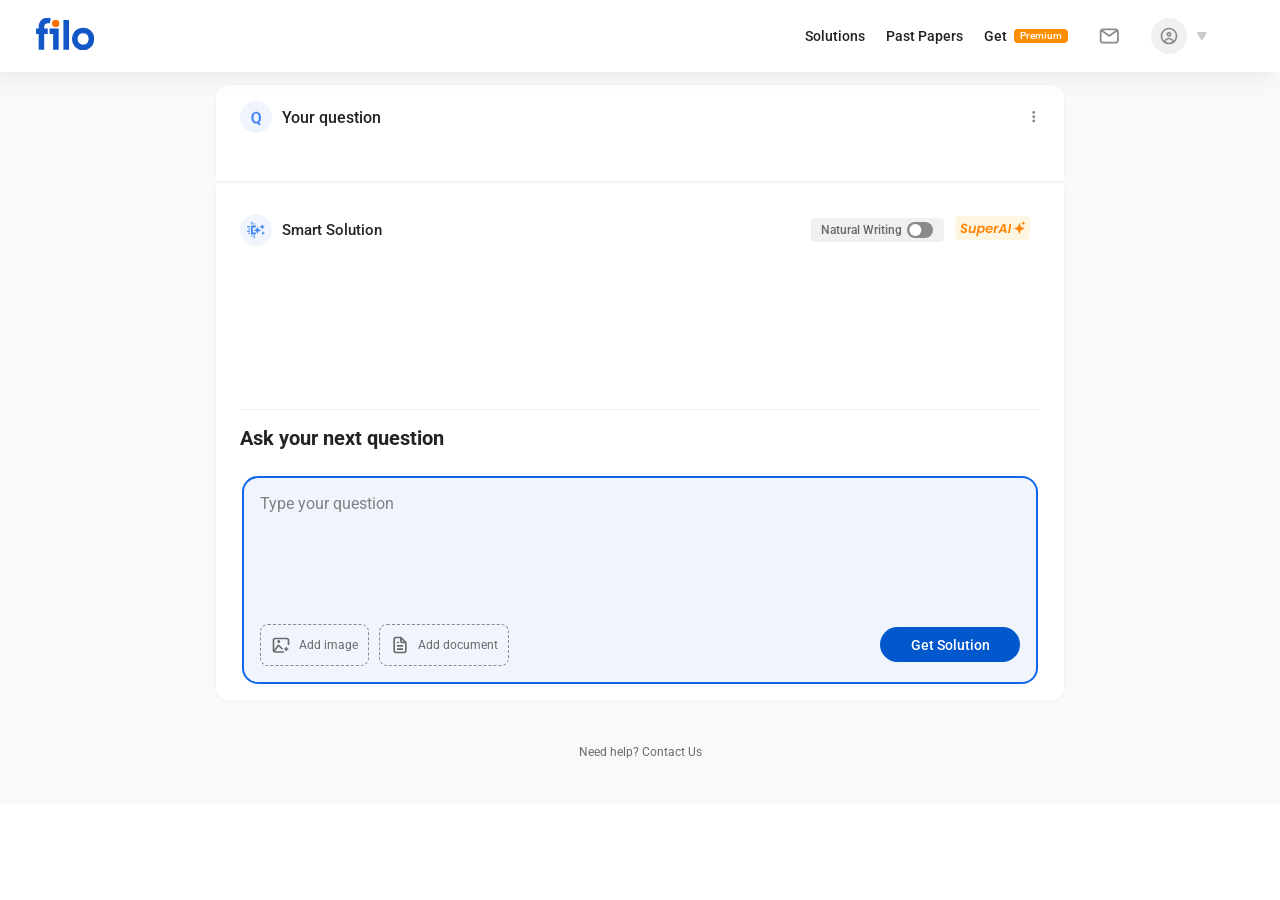
<file: chat.html>
<!DOCTYPE html>
<html>
  <head>
    <title>My Chat</title>
    <link rel="stylesheet" href="chat.css">
  </head>
  <body>

    <!-- ---- ---- Section 1 ---- ---- -->
    
    <div class="container">
      <div class="navbar">
        <div class="logoside">
          <a><img src="logo.svg" class="logoImg"></a>
        </div>
        <div class="linksheader">
          <a class="links">Solutions</a>
          <a class="links">Past Papers</a>
          <a class="links">Get <span class="premium-text">Premium</span></a>
          <a class="links"><svg viewBox="0 0 18 14" xmlns="http://www.w3.org/2000/svg" fill="none" height="16px" width="16px%" style="display: block; padding: 0 10px;"><path fill-rule="evenodd" clip-rule="evenodd" d="M0.666626 3.09757C0.666626 1.57093 1.86335 0.333344 3.33958 0.333344H14.6603C16.1366 0.333344 17.3333 1.57093 17.3333 3.09757V10.9024C17.3333 12.4291 16.1366 13.6667 14.6603 13.6667H3.33958C1.86335 13.6667 0.666626 12.4291 0.666626 10.9024V3.09757ZM3.34058 1.95936L8.91046 5.9471C8.9643 5.98565 9.03561 5.98565 9.08946 5.9471L14.6593 1.95936H3.34058ZM15.761 3.09794C15.7116 3.16599 15.6509 3.22712 15.5795 3.27821L9.98444 7.284C9.39216 7.70804 8.60776 7.70804 8.01548 7.284L2.42039 3.27821C2.34902 3.22712 2.28836 3.16599 2.23895 3.09794V10.9024C2.23895 11.5311 2.73172 12.0407 3.33958 12.0407H14.6603C15.2682 12.0407 15.761 11.5311 15.761 10.9024V3.09794Z" fill="#8A8A8A"></path></svg></a>
          <a class="links">
            <div class="chat-navbar-dropdown">
              <img src="download.svg">
              <svg viewBox="0 0 10 8" xmlns="http://www.w3.org/2000/svg" height="10px" width="10px" style="display: block;"><path d="M0.220681 1.4176C-0.271016 0.634449 0.0868525 0 1.01771 0H8.69454C9.62638 0 9.98623 0.637423 9.49454 1.41958L5.76319 7.41115C5.27446 8.1943 4.48041 8.19728 3.98871 7.41413L0.220681 1.4176Z" fill="#CBCBCB"></path></svg>
            </div>
          </a>
          </div>
      </div>
    </div>

    <!-- ---- ---- Section 2 ---- ---- -->
    
    <div class="answer-section">
      <div class="answer-container">
        
        <div class="question">
          <div class="question-header">
            <img src="data:image/svg+xml,%3csvg%20width='36'%20height='36'%20viewBox='0%200%2036%2036'%20fill='none'%20xmlns='http://www.w3.org/2000/svg'%3e%3cpath%20d='M15.1787%2016.4045H13.2187C13.2246%2015.8596%2013.2715%2015.4025%2013.3594%2015.0334C13.4473%2014.6584%2013.5937%2014.3185%2013.7988%2014.0139C14.0098%2013.7092%2014.2881%2013.3869%2014.6338%2013.0471C14.9033%2012.7892%2015.1465%2012.5461%2015.3633%2012.3176C15.5801%2012.0832%2015.7529%2011.8371%2015.8818%2011.5793C16.0107%2011.3156%2016.0752%2011.0139%2016.0752%2010.674C16.0752%2010.3049%2016.0137%209.9914%2015.8906%209.73358C15.7676%209.47577%2015.5859%209.27948%2015.3457%209.14472C15.1113%209.00995%2014.8184%208.94257%2014.4668%208.94257C14.1738%208.94257%2013.8984%209.00116%2013.6406%209.11835C13.3828%209.22968%2013.1748%209.40546%2013.0166%209.64569C12.8584%209.88007%2012.7734%2010.1906%2012.7617%2010.5773H10.6436C10.6553%209.83905%2010.8311%209.21796%2011.1709%208.71405C11.5107%208.21015%2011.9678%207.83222%2012.542%207.58026C13.1162%207.32831%2013.7578%207.20233%2014.4668%207.20233C15.252%207.20233%2015.9229%207.3371%2016.4795%207.60663C17.0361%207.8703%2017.4609%208.25702%2017.7539%208.76679C18.0527%209.27069%2018.2021%209.88007%2018.2021%2010.5949C18.2021%2011.1105%2018.0996%2011.5793%2017.8945%2012.0012C17.6895%2012.4172%2017.4229%2012.8068%2017.0947%2013.1701C16.7666%2013.5275%2016.4121%2013.8849%2016.0312%2014.2424C15.7031%2014.5412%2015.4805%2014.8664%2015.3633%2015.218C15.2461%2015.5637%2015.1846%2015.9592%2015.1787%2016.4045ZM13.043%2019.1467C13.043%2018.8303%2013.1514%2018.5637%2013.3682%2018.3469C13.585%2018.1242%2013.8809%2018.0129%2014.2559%2018.0129C14.6309%2018.0129%2014.9268%2018.1242%2015.1436%2018.3469C15.3604%2018.5637%2015.4687%2018.8303%2015.4687%2019.1467C15.4687%2019.4631%2015.3604%2019.7326%2015.1436%2019.9553C14.9268%2020.1721%2014.6309%2020.2805%2014.2559%2020.2805C13.8809%2020.2805%2013.585%2020.1721%2013.3682%2019.9553C13.1514%2019.7326%2013.043%2019.4631%2013.043%2019.1467Z'%20fill='%231265EC'/%3e%3crect%20width='36'%20height='36'%20rx='18'%20fill='%23F0F5FD'/%3e%3cpath%20d='M20.1079%2023.3983L23.5181%2026.1053L21.9712%2027.45L18.6138%2024.7606L20.1079%2023.3983ZM23.5796%2018.4764V19.1356C23.5796%2020.1024%2023.4507%2020.9725%2023.1929%2021.7459C22.9351%2022.5135%2022.5659%2023.1668%2022.0854%2023.7059C21.6108%2024.2449%2021.0454%2024.658%2020.3892%2024.9451C19.7329%2025.2322%2019.0063%2025.3758%2018.2095%2025.3758C17.4185%2025.3758%2016.6919%2025.2322%2016.0298%2024.9451C15.3735%2024.658%2014.8052%2024.2449%2014.3247%2023.7059C13.8442%2023.1668%2013.4722%2022.5135%2013.2085%2021.7459C12.9448%2020.9725%2012.813%2020.1024%2012.813%2019.1356V18.4764C12.813%2017.5037%2012.9419%2016.6336%2013.1997%2015.866C13.4634%2015.0984%2013.8325%2014.4451%2014.3071%2013.9061C14.7876%2013.3611%2015.356%2012.9451%2016.0122%2012.658C16.6743%2012.3709%2017.4009%2012.2274%2018.1919%2012.2274C18.9888%2012.2274%2019.7153%2012.3709%2020.3716%2012.658C21.0337%2012.9451%2021.6021%2013.3611%2022.0767%2013.9061C22.5571%2014.4451%2022.9263%2015.0984%2023.1841%2015.866C23.4478%2016.6336%2023.5796%2017.5037%2023.5796%2018.4764ZM21.1362%2019.1356V18.4588C21.1362%2017.7615%2021.0718%2017.1492%2020.9429%2016.6219C20.814%2016.0887%2020.6206%2015.6404%2020.3628%2015.2772C20.1108%2014.9139%2019.8032%2014.6414%2019.4399%2014.4598C19.0767%2014.2723%2018.6606%2014.1785%2018.1919%2014.1785C17.729%2014.1785%2017.3159%2014.2723%2016.9526%2014.4598C16.5894%2014.6414%2016.2817%2014.9139%2016.0298%2015.2772C15.7778%2015.6404%2015.5845%2016.0887%2015.4497%2016.6219C15.3208%2017.1492%2015.2563%2017.7615%2015.2563%2018.4588V19.1356C15.2563%2019.827%2015.3208%2020.4393%2015.4497%2020.9725C15.5845%2021.5057%2015.7778%2021.9568%2016.0298%2022.326C16.2876%2022.6893%2016.5981%2022.9647%2016.9614%2023.1522C17.3306%2023.3397%2017.7466%2023.4334%2018.2095%2023.4334C18.6782%2023.4334%2019.0942%2023.3397%2019.4575%2023.1522C19.8208%2022.9647%2020.1255%2022.6893%2020.3716%2022.326C20.6235%2021.9568%2020.814%2021.5057%2020.9429%2020.9725C21.0718%2020.4393%2021.1362%2019.827%2021.1362%2019.1356Z'%20fill='%234285F4'/%3e%3c/svg%3e" alt="Video Solution" width="32" height="32" class="_solution-title-icon_62cja_81" draggable="false" loading="lazy">
            <div class="question-text">
              <div>Your question</div>
              <div class="question-icon">
                <svg viewBox="0 0 4 14" xmlns="http://www.w3.org/2000/svg" fill="none" height="auto" width="100%" style="display: block;"><path xmlns="http://www.w3.org/2000/svg" fill-rule="evenodd" clip-rule="evenodd" d="M0 1.66667C0 0.746192 0.746192 0 1.66667 0C2.58714 0 3.33333 0.746192 3.33333 1.66667C3.33333 2.58714 2.58714 3.33333 1.66667 3.33333C0.746192 3.33333 0 2.58714 0 1.66667ZM0 6.66667C0 5.74619 0.746192 5 1.66667 5C2.58714 5 3.33333 5.74619 3.33333 6.66667C3.33333 7.58714 2.58714 8.33333 1.66667 8.33333C0.746192 8.33333 0 7.58714 0 6.66667ZM0 11.6667C0 10.7462 0.746192 10 1.66667 10C2.58714 10 3.33333 10.7462 3.33333 11.6667C3.33333 12.5871 2.58714 13.3333 1.66667 13.3333C0.746192 13.3333 0 12.5871 0 11.6667Z" fill="#8A8A8A"></path></svg>
              </div>
            </div>
          </div>
          
          <div class="question-from-server"></div>
            
        </div>

        <div class="answer">

          <div class="answer-text-header">
            <h2>
              <div class="answer-text-header-left">
                <img src="data:image/svg+xml,%3csvg%20width='36'%20height='36'%20viewBox='0%200%2036%2036'%20fill='none'%20xmlns='http://www.w3.org/2000/svg'%3e%3crect%20width='36'%20height='36'%20rx='18'%20fill='%23F0F5FD'/%3e%3cmask%20id='mask0_324_3000'%20style='mask-type:luminance'%20maskUnits='userSpaceOnUse'%20x='7'%20y='7'%20width='23'%20height='22'%3e%3cpath%20d='M29.5537%2028.8H7.95371V7.2H29.5537V28.8Z'%20fill='white'/%3e%3c/mask%3e%3cg%20mask='url(%23mask0_324_3000)'%3e%3cpath%20d='M11.2061%2013.5697H7.9503V14.8355H11.2061V13.5697Z'%20fill='%234285F4'/%3e%3cpath%20d='M11.2061%2016.1014H9.63348V17.3672H11.2061V16.1014Z'%20fill='%234285F4'/%3e%3cpath%20d='M11.2061%2018.6327H7.9503V19.8984H11.2061V18.6327Z'%20fill='%234285F4'/%3e%3cpath%20d='M11.2061%2021.1644H9.63348V22.4302H11.2061V21.1644Z'%20fill='%234285F4'/%3e%3cpath%20d='M14.0537%2024.2024H12.7881V25.5956H14.0537V24.2024Z'%20fill='%234285F4'/%3e%3cpath%20d='M16.585%2024.2024H15.3194V27.2836H16.585V24.2024Z'%20fill='%234285F4'/%3e%3cpath%20d='M14.0537%208.71628H12.7881V11.7975H14.0537V8.71628Z'%20fill='%234285F4'/%3e%3cpath%20d='M16.585%2010.4043H15.3194V11.7975H16.585V10.4043Z'%20fill='%234285F4'/%3e%3cpath%20d='M17.8403%2015.0795H14.4554V20.9201H17.8403V22.9786H12.4288V13.021H17.8403V15.0795Z'%20fill='%234285F4'/%3e%3c/g%3e%3cpath%20d='M19.404%2014.326L18.7144%2016.2378C18.5166%2016.7863%2018.0968%2017.2189%2017.5645%2017.4227L15.7088%2018.1331C15.5579%2018.1909%2015.5579%2018.4108%2015.7088%2018.4686L17.5645%2019.179C18.0968%2019.3828%2018.5166%2019.8153%2018.7144%2020.3637L19.404%2022.2755C19.46%2022.4311%2019.6736%2022.4311%2019.7297%2022.2755L20.4192%2020.3637C20.617%2019.8153%2021.0368%2019.3828%2021.5692%2019.179L23.4249%2018.4686C23.5758%2018.4108%2023.5758%2018.1909%2023.4249%2018.1331L21.5692%2017.4227C21.0368%2017.2189%2020.617%2016.7863%2020.4192%2016.2378L19.7297%2014.326C19.6736%2014.1706%2019.46%2014.1706%2019.404%2014.326Z'%20fill='%234285F4'/%3e%3cpath%20d='M24.8658%2011.7106L24.3738%2013.0748C24.2326%2013.4662%2023.933%2013.7749%2023.5531%2013.9203L22.2289%2014.4272C22.1212%2014.4684%2022.1212%2014.6253%2022.2289%2014.6665L23.5531%2015.1736C23.933%2015.319%2024.2326%2015.6276%2024.3738%2016.019L24.8658%2017.3833C24.9059%2017.4943%2025.0582%2017.4943%2025.0982%2017.3833L25.5903%2016.019C25.7314%2015.6276%2026.031%2015.319%2026.4109%2015.1736L27.7351%2014.6665C27.8428%2014.6253%2027.8428%2014.4684%2027.7351%2014.4272L26.4109%2013.9203C26.031%2013.7749%2025.7314%2013.4662%2025.5903%2013.0748L25.0982%2011.7106C25.0582%2011.5996%2024.9059%2011.5996%2024.8658%2011.7106Z'%20fill='%234285F4'/%3e%3cpath%20d='M25.8696%2019.4241L25.5039%2020.4379C25.399%2020.7289%2025.1763%2020.9583%2024.894%2021.0662L23.9099%2021.443C23.8298%2021.4736%2023.8298%2021.5903%2023.9099%2021.621L24.894%2021.9977C25.1763%2022.1059%2025.399%2022.3352%2025.5039%2022.6261L25.8696%2023.64C25.8993%2023.7225%2026.0125%2023.7225%2026.0423%2023.64L26.4079%2022.6261C26.5129%2022.3352%2026.7355%2022.1059%2027.0179%2021.9977L28.002%2021.621C28.082%2021.5903%2028.082%2021.4736%2028.002%2021.443L27.0179%2021.0662C26.7355%2020.9583%2026.5129%2020.7289%2026.4079%2020.4379L26.0423%2019.4241C26.0125%2019.3417%2025.8993%2019.3417%2025.8696%2019.4241Z'%20fill='%234285F4'/%3e%3c/svg%3e" alt="Video Solution" width="32" height="32" class="_solution-title-icon_qpem6_153" draggable="false" loading="lazy">
                <div>Smart Solution</div>
              </div>
              <div class="answer-text-header-right">
                <div class="answer-text-header-right-right" style="cursor: pointer;">
                  <p class="_natural-writing-text_10ozx_14">Natural Writing</p>
                  <svg width="27" height="16" viewBox="0 0 27 16" xmlns="http://www.w3.org/2000/svg" style="display: block;">
                    <svg viewBox="0 0 27 16">
                      <rect width="26" height="16" rx="8" fill="#8A8A8A"></rect>
                      <rect x="2.4" y="2" width="12" height="12" rx="6" fill="white"></rect>
                    </svg>
                  </svg>
                </div>
                <div><img src="super-ai.svg"></div>
              </div>
            </h2>
          </div>
          
          <div style="display: flex; flex-direction: column; gap: 10px; width:100%">
            <div class="answer-from-server"></div>
            <div class="row__header" id="card-title">
              <div class="skeleton-text"></div>
              <div class="skeleton-text"></div>
              <div class="skeleton-text-half"></div>
              <div class="skeleton-text-half"></div>
            </div>
          </div>

          <div class="askques">Ask your next question</div>
          <div class="textbox-container">  
            <div class="textbox">
              <div>
                <div class="textarea" id="questiondata" role="textbox" contenteditable="true" aria-placeholder="Type your question"></div>
              </div>
              <div class="bottomarea">
                <div class="addimg">
                  <div class="addimg-button">
                    <svg viewBox="0 0 24 24" xmlns="http://www.w3.org/2000/svg" height="20px" width="20px" style="display: block;"><path d="M5 5.13203C4.44772 5.13203 4 5.53498 4 6.03203V17.2888L8.17593 11.8222C8.34707 11.5981 8.62158 11.4557 8.92277 11.4347C9.22397 11.4138 9.51956 11.5164 9.72698 11.7141L13.977 15.7641C14.3562 16.1254 14.3381 16.6951 13.9366 17.0363C13.5351 17.3776 12.9022 17.3613 12.523 17L9.12281 13.7599L4.73744 19.5007C4.82111 19.5211 4.90914 19.532 5 19.532H15C15.5523 19.532 16 19.935 16 20.432C16 20.9291 15.5523 21.332 15 21.332H5C3.34315 21.332 2 20.1232 2 18.632V6.03203C2 4.54087 3.34315 3.33203 5 3.33203H19C20.6569 3.33203 22 4.54087 22 6.03203V11.432C22 11.9291 21.5523 12.332 21 12.332C20.4477 12.332 20 11.9291 20 11.432V6.03203C20 5.53498 19.5523 5.13203 19 5.13203H5Z" fill="#6A6A6A"></path><path d="M21.0001 16.8318C21.0001 17.3289 20.5972 17.7318 20.1001 17.7318H19.2001V18.6318C19.2001 19.1289 18.7972 19.5318 18.3001 19.5318C17.803 19.5318 17.4001 19.1289 17.4001 18.6318V17.7318H16.5001C16.003 17.7318 15.6001 17.3289 15.6001 16.8318C15.6001 16.3348 16.003 15.9318 16.5001 15.9318H17.4001V15.0318C17.4001 14.5348 17.803 14.1318 18.3001 14.1318C18.7972 14.1318 19.2001 14.5348 19.2001 15.0318V15.9318H20.1001C20.5972 15.9318 21.0001 16.3348 21.0001 16.8318Z" fill="#6A6A6A"></path><path d="M9.3 6.03223C10.2941 6.03223 11.1 6.83811 11.1 7.83223C11.1 8.82634 10.2941 9.63223 9.3 9.63223C8.30589 9.63223 7.5 8.82634 7.5 7.83223C7.5 6.83811 8.30589 6.03223 9.3 6.03223Z" fill="#6A6A6A"></path></svg>
                    <div>Add image</div>
                  </div>
                  <div class="addimg-button">
                    <svg viewBox="0 0 24 24" xmlns="http://www.w3.org/2000/svg" fill="none" height="20px" width="20px" style="display: block;"><path fill-rule="evenodd" clip-rule="evenodd" d="M8.16146 2L13 2C13.2652 2 13.5196 2.10536 13.7071 2.2929L19.7071 8.2929C19.8946 8.48043 20 8.73479 20 9V17.8385C20 18.3657 20 18.8205 19.9694 19.195C19.9371 19.5904 19.8658 19.9836 19.673 20.362C19.3854 20.9265 18.9265 21.3854 18.362 21.673C17.9836 21.8658 17.5904 21.9371 17.195 21.9694C16.8205 22 16.3657 22 15.8386 22H8.16144C7.6343 22 7.17954 22 6.80497 21.9694C6.40963 21.9371 6.01641 21.8658 5.63803 21.673C5.07354 21.3854 4.6146 20.9265 4.32698 20.362C4.13419 19.9836 4.06287 19.5904 4.03057 19.195C3.99997 18.8205 3.99998 18.3657 4 17.8385V6.16146C3.99998 5.63431 3.99997 5.17955 4.03057 4.80497C4.06287 4.40963 4.13419 4.01641 4.32698 3.63803C4.6146 3.07354 5.07354 2.6146 5.63803 2.32698C6.01641 2.13419 6.40963 2.06287 6.80497 2.03057C7.17955 1.99997 7.63431 1.99998 8.16146 2ZM6.96784 4.02393C6.69617 4.04612 6.59546 4.0838 6.54601 4.109C6.35785 4.20487 6.20487 4.35785 6.109 4.54601C6.0838 4.59546 6.04612 4.69617 6.02393 4.96784C6.00078 5.25117 6 5.62345 6 6.2V17.8C6 18.3766 6.00078 18.7488 6.02393 19.0322C6.04612 19.3038 6.0838 19.4045 6.109 19.454C6.20487 19.6422 6.35785 19.7951 6.54601 19.891C6.59546 19.9162 6.69617 19.9539 6.96784 19.9761C7.25117 19.9992 7.62345 20 8.2 20H15.8C16.3766 20 16.7488 19.9992 17.0322 19.9761C17.3038 19.9539 17.4045 19.9162 17.454 19.891C17.6422 19.7951 17.7951 19.6422 17.891 19.454C17.9162 19.4045 17.9539 19.3038 17.9761 19.0322C17.9992 18.7488 18 18.3766 18 17.8V10L16.1615 10C15.6343 10 15.1795 10 14.805 9.96943C14.4096 9.93713 14.0164 9.86582 13.638 9.67302C13.0735 9.3854 12.6146 8.92646 12.327 8.36197C12.1342 7.98359 12.0629 7.59037 12.0306 7.19503C12 6.82046 12 6.36569 12 5.83855L12 4H8.2C7.62345 4 7.25117 4.00078 6.96784 4.02393ZM14 5.41422L16.5858 8H16.2C15.6234 8 15.2512 7.99922 14.9678 7.97607C14.6962 7.95388 14.5955 7.9162 14.546 7.89101C14.3578 7.79514 14.2049 7.64215 14.109 7.45399C14.0838 7.40455 14.0461 7.30383 14.0239 7.03217C14.0008 6.74883 14 6.37656 14 5.8V5.41422ZM8 9C8 8.44772 8.44772 8 9 8H10C10.5523 8 11 8.44772 11 9C11 9.55229 10.5523 10 10 10H9C8.44772 10 8 9.55229 8 9ZM8 13C8 12.4477 8.44772 12 9 12H15C15.5523 12 16 12.4477 16 13C16 13.5523 15.5523 14 15 14H9C8.44772 14 8 13.5523 8 13ZM8 17C8 16.4477 8.44772 16 9 16H15C15.5523 16 16 16.4477 16 17C16 17.5523 15.5523 18 15 18H9C8.44772 18 8 17.5523 8 17Z" fill="#6a6a6a"></path></svg>
                    <div>Add document</div>
                  </div>
                </div>
                <div class="getsol" onclick="sendToServer()">
                  <a id="buttonText">Get Solution</a>
                  <div class="loader" id="loader"></div>
                </div>
              </div>
            </div>
          </div>
        </div>
        <div class="downtext">
          Need help? Contact Us
        </div>
      </div>
      
    </div>

  </body>
  <script src="chatscript.js" defer></script>
</html>
</file>
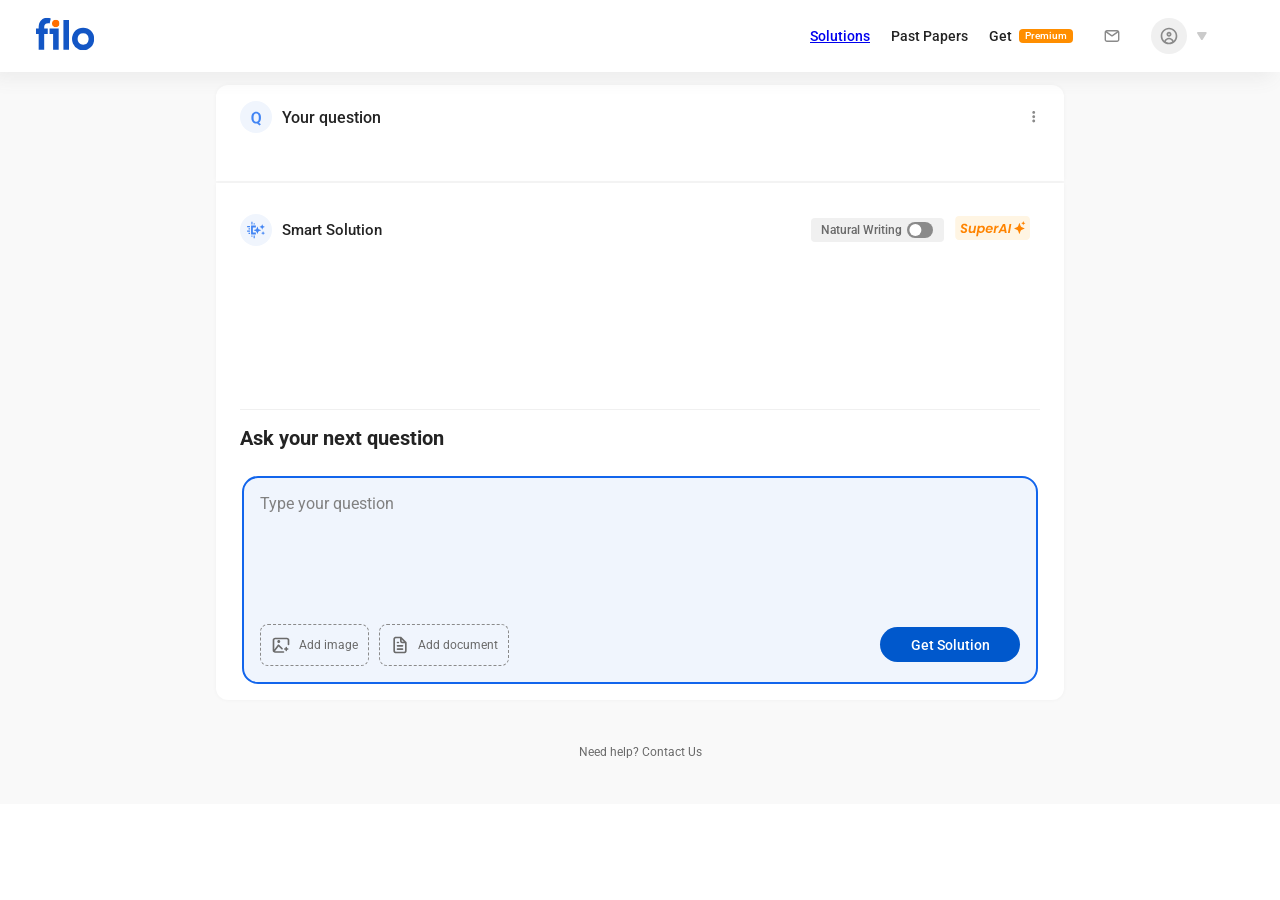
<file: src/pages/chat.html>
<!DOCTYPE html>
<html>
  <head>
    <title>My Chat</title>
    <link rel="stylesheet" href="/src/styles/chat.css">
  </head>
  <body>

    <!-- ---- ---- Section 1 ---- ---- -->
    
    <div class="container">
      <div class="navbar">
        <div class="logoside">
          <a><img src="/src/images/logo.svg" class="logoImg"></a>
        </div>
        <div class="linksheader">
          <a class="links" href="/solutions">Solutions</a>
          <a class="links">Past Papers</a>
          <a class="links">Get <span class="premium-text">Premium</span></a>
          <a class="links"><svg viewBox="0 0 18 14" xmlns="http://www.w3.org/2000/svg" fill="none" height="16px" width="16px" style="display: block; padding: 0 10px;"><path fill-rule="evenodd" clip-rule="evenodd" d="M0.666626 3.09757C0.666626 1.57093 1.86335 0.333344 3.33958 0.333344H14.6603C16.1366 0.333344 17.3333 1.57093 17.3333 3.09757V10.9024C17.3333 12.4291 16.1366 13.6667 14.6603 13.6667H3.33958C1.86335 13.6667 0.666626 12.4291 0.666626 10.9024V3.09757ZM3.34058 1.95936L8.91046 5.9471C8.9643 5.98565 9.03561 5.98565 9.08946 5.9471L14.6593 1.95936H3.34058ZM15.761 3.09794C15.7116 3.16599 15.6509 3.22712 15.5795 3.27821L9.98444 7.284C9.39216 7.70804 8.60776 7.70804 8.01548 7.284L2.42039 3.27821C2.34902 3.22712 2.28836 3.16599 2.23895 3.09794V10.9024C2.23895 11.5311 2.73172 12.0407 3.33958 12.0407H14.6603C15.2682 12.0407 15.761 11.5311 15.761 10.9024V3.09794Z" fill="#8A8A8A"></path></svg></a>
          <a class="links">
            <div class="chat-navbar-dropdown">
              <img src="/src/images/download.svg">
              <svg viewBox="0 0 10 8" xmlns="http://www.w3.org/2000/svg" height="10px" width="10px" style="display: block;"><path d="M0.220681 1.4176C-0.271016 0.634449 0.0868525 0 1.01771 0H8.69454C9.62638 0 9.98623 0.637423 9.49454 1.41958L5.76319 7.41115C5.27446 8.1943 4.48041 8.19728 3.98871 7.41413L0.220681 1.4176Z" fill="#CBCBCB"></path></svg>
            </div>
          </a>
          </div>
      </div>
    </div>

    <!-- ---- ---- Section 2 ---- ---- -->
    
    <div class="answer-section">
      <div class="answer-container">
        
        <div class="question">
          <div class="question-header">
            <img src="data:image/svg+xml,%3csvg%20width='36'%20height='36'%20viewBox='0%200%2036%2036'%20fill='none'%20xmlns='http://www.w3.org/2000/svg'%3e%3cpath%20d='M15.1787%2016.4045H13.2187C13.2246%2015.8596%2013.2715%2015.4025%2013.3594%2015.0334C13.4473%2014.6584%2013.5937%2014.3185%2013.7988%2014.0139C14.0098%2013.7092%2014.2881%2013.3869%2014.6338%2013.0471C14.9033%2012.7892%2015.1465%2012.5461%2015.3633%2012.3176C15.5801%2012.0832%2015.7529%2011.8371%2015.8818%2011.5793C16.0107%2011.3156%2016.0752%2011.0139%2016.0752%2010.674C16.0752%2010.3049%2016.0137%209.9914%2015.8906%209.73358C15.7676%209.47577%2015.5859%209.27948%2015.3457%209.14472C15.1113%209.00995%2014.8184%208.94257%2014.4668%208.94257C14.1738%208.94257%2013.8984%209.00116%2013.6406%209.11835C13.3828%209.22968%2013.1748%209.40546%2013.0166%209.64569C12.8584%209.88007%2012.7734%2010.1906%2012.7617%2010.5773H10.6436C10.6553%209.83905%2010.8311%209.21796%2011.1709%208.71405C11.5107%208.21015%2011.9678%207.83222%2012.542%207.58026C13.1162%207.32831%2013.7578%207.20233%2014.4668%207.20233C15.252%207.20233%2015.9229%207.3371%2016.4795%207.60663C17.0361%207.8703%2017.4609%208.25702%2017.7539%208.76679C18.0527%209.27069%2018.2021%209.88007%2018.2021%2010.5949C18.2021%2011.1105%2018.0996%2011.5793%2017.8945%2012.0012C17.6895%2012.4172%2017.4229%2012.8068%2017.0947%2013.1701C16.7666%2013.5275%2016.4121%2013.8849%2016.0312%2014.2424C15.7031%2014.5412%2015.4805%2014.8664%2015.3633%2015.218C15.2461%2015.5637%2015.1846%2015.9592%2015.1787%2016.4045ZM13.043%2019.1467C13.043%2018.8303%2013.1514%2018.5637%2013.3682%2018.3469C13.585%2018.1242%2013.8809%2018.0129%2014.2559%2018.0129C14.6309%2018.0129%2014.9268%2018.1242%2015.1436%2018.3469C15.3604%2018.5637%2015.4687%2018.8303%2015.4687%2019.1467C15.4687%2019.4631%2015.3604%2019.7326%2015.1436%2019.9553C14.9268%2020.1721%2014.6309%2020.2805%2014.2559%2020.2805C13.8809%2020.2805%2013.585%2020.1721%2013.3682%2019.9553C13.1514%2019.7326%2013.043%2019.4631%2013.043%2019.1467Z'%20fill='%231265EC'/%3e%3crect%20width='36'%20height='36'%20rx='18'%20fill='%23F0F5FD'/%3e%3cpath%20d='M20.1079%2023.3983L23.5181%2026.1053L21.9712%2027.45L18.6138%2024.7606L20.1079%2023.3983ZM23.5796%2018.4764V19.1356C23.5796%2020.1024%2023.4507%2020.9725%2023.1929%2021.7459C22.9351%2022.5135%2022.5659%2023.1668%2022.0854%2023.7059C21.6108%2024.2449%2021.0454%2024.658%2020.3892%2024.9451C19.7329%2025.2322%2019.0063%2025.3758%2018.2095%2025.3758C17.4185%2025.3758%2016.6919%2025.2322%2016.0298%2024.9451C15.3735%2024.658%2014.8052%2024.2449%2014.3247%2023.7059C13.8442%2023.1668%2013.4722%2022.5135%2013.2085%2021.7459C12.9448%2020.9725%2012.813%2020.1024%2012.813%2019.1356V18.4764C12.813%2017.5037%2012.9419%2016.6336%2013.1997%2015.866C13.4634%2015.0984%2013.8325%2014.4451%2014.3071%2013.9061C14.7876%2013.3611%2015.356%2012.9451%2016.0122%2012.658C16.6743%2012.3709%2017.4009%2012.2274%2018.1919%2012.2274C18.9888%2012.2274%2019.7153%2012.3709%2020.3716%2012.658C21.0337%2012.9451%2021.6021%2013.3611%2022.0767%2013.9061C22.5571%2014.4451%2022.9263%2015.0984%2023.1841%2015.866C23.4478%2016.6336%2023.5796%2017.5037%2023.5796%2018.4764ZM21.1362%2019.1356V18.4588C21.1362%2017.7615%2021.0718%2017.1492%2020.9429%2016.6219C20.814%2016.0887%2020.6206%2015.6404%2020.3628%2015.2772C20.1108%2014.9139%2019.8032%2014.6414%2019.4399%2014.4598C19.0767%2014.2723%2018.6606%2014.1785%2018.1919%2014.1785C17.729%2014.1785%2017.3159%2014.2723%2016.9526%2014.4598C16.5894%2014.6414%2016.2817%2014.9139%2016.0298%2015.2772C15.7778%2015.6404%2015.5845%2016.0887%2015.4497%2016.6219C15.3208%2017.1492%2015.2563%2017.7615%2015.2563%2018.4588V19.1356C15.2563%2019.827%2015.3208%2020.4393%2015.4497%2020.9725C15.5845%2021.5057%2015.7778%2021.9568%2016.0298%2022.326C16.2876%2022.6893%2016.5981%2022.9647%2016.9614%2023.1522C17.3306%2023.3397%2017.7466%2023.4334%2018.2095%2023.4334C18.6782%2023.4334%2019.0942%2023.3397%2019.4575%2023.1522C19.8208%2022.9647%2020.1255%2022.6893%2020.3716%2022.326C20.6235%2021.9568%2020.814%2021.5057%2020.9429%2020.9725C21.0718%2020.4393%2021.1362%2019.827%2021.1362%2019.1356Z'%20fill='%234285F4'/%3e%3c/svg%3e" alt="Video Solution" width="32" height="32" class="_solution-title-icon_62cja_81" draggable="false" loading="lazy">
            <div class="question-text">
              <div>Your question</div>
              <div class="question-icon">
                <svg viewBox="0 0 4 14" xmlns="http://www.w3.org/2000/svg" fill="none" height="12px" width="12px" style="display: block;"><path xmlns="http://www.w3.org/2000/svg" fill-rule="evenodd" clip-rule="evenodd" d="M0 1.66667C0 0.746192 0.746192 0 1.66667 0C2.58714 0 3.33333 0.746192 3.33333 1.66667C3.33333 2.58714 2.58714 3.33333 1.66667 3.33333C0.746192 3.33333 0 2.58714 0 1.66667ZM0 6.66667C0 5.74619 0.746192 5 1.66667 5C2.58714 5 3.33333 5.74619 3.33333 6.66667C3.33333 7.58714 2.58714 8.33333 1.66667 8.33333C0.746192 8.33333 0 7.58714 0 6.66667ZM0 11.6667C0 10.7462 0.746192 10 1.66667 10C2.58714 10 3.33333 10.7462 3.33333 11.6667C3.33333 12.5871 2.58714 13.3333 1.66667 13.3333C0.746192 13.3333 0 12.5871 0 11.6667Z" fill="#8A8A8A"></path></svg>
              </div>
            </div>
          </div>
          
          <div class="question-from-server"></div>
            
        </div>

        <div class="answer">

          <div class="answer-text-header">
            <h2>
              <div class="answer-text-header-left">
                <img src="data:image/svg+xml,%3csvg%20width='36'%20height='36'%20viewBox='0%200%2036%2036'%20fill='none'%20xmlns='http://www.w3.org/2000/svg'%3e%3crect%20width='36'%20height='36'%20rx='18'%20fill='%23F0F5FD'/%3e%3cmask%20id='mask0_324_3000'%20style='mask-type:luminance'%20maskUnits='userSpaceOnUse'%20x='7'%20y='7'%20width='23'%20height='22'%3e%3cpath%20d='M29.5537%2028.8H7.95371V7.2H29.5537V28.8Z'%20fill='white'/%3e%3c/mask%3e%3cg%20mask='url(%23mask0_324_3000)'%3e%3cpath%20d='M11.2061%2013.5697H7.9503V14.8355H11.2061V13.5697Z'%20fill='%234285F4'/%3e%3cpath%20d='M11.2061%2016.1014H9.63348V17.3672H11.2061V16.1014Z'%20fill='%234285F4'/%3e%3cpath%20d='M11.2061%2018.6327H7.9503V19.8984H11.2061V18.6327Z'%20fill='%234285F4'/%3e%3cpath%20d='M11.2061%2021.1644H9.63348V22.4302H11.2061V21.1644Z'%20fill='%234285F4'/%3e%3cpath%20d='M14.0537%2024.2024H12.7881V25.5956H14.0537V24.2024Z'%20fill='%234285F4'/%3e%3cpath%20d='M16.585%2024.2024H15.3194V27.2836H16.585V24.2024Z'%20fill='%234285F4'/%3e%3cpath%20d='M14.0537%208.71628H12.7881V11.7975H14.0537V8.71628Z'%20fill='%234285F4'/%3e%3cpath%20d='M16.585%2010.4043H15.3194V11.7975H16.585V10.4043Z'%20fill='%234285F4'/%3e%3cpath%20d='M17.8403%2015.0795H14.4554V20.9201H17.8403V22.9786H12.4288V13.021H17.8403V15.0795Z'%20fill='%234285F4'/%3e%3c/g%3e%3cpath%20d='M19.404%2014.326L18.7144%2016.2378C18.5166%2016.7863%2018.0968%2017.2189%2017.5645%2017.4227L15.7088%2018.1331C15.5579%2018.1909%2015.5579%2018.4108%2015.7088%2018.4686L17.5645%2019.179C18.0968%2019.3828%2018.5166%2019.8153%2018.7144%2020.3637L19.404%2022.2755C19.46%2022.4311%2019.6736%2022.4311%2019.7297%2022.2755L20.4192%2020.3637C20.617%2019.8153%2021.0368%2019.3828%2021.5692%2019.179L23.4249%2018.4686C23.5758%2018.4108%2023.5758%2018.1909%2023.4249%2018.1331L21.5692%2017.4227C21.0368%2017.2189%2020.617%2016.7863%2020.4192%2016.2378L19.7297%2014.326C19.6736%2014.1706%2019.46%2014.1706%2019.404%2014.326Z'%20fill='%234285F4'/%3e%3cpath%20d='M24.8658%2011.7106L24.3738%2013.0748C24.2326%2013.4662%2023.933%2013.7749%2023.5531%2013.9203L22.2289%2014.4272C22.1212%2014.4684%2022.1212%2014.6253%2022.2289%2014.6665L23.5531%2015.1736C23.933%2015.319%2024.2326%2015.6276%2024.3738%2016.019L24.8658%2017.3833C24.9059%2017.4943%2025.0582%2017.4943%2025.0982%2017.3833L25.5903%2016.019C25.7314%2015.6276%2026.031%2015.319%2026.4109%2015.1736L27.7351%2014.6665C27.8428%2014.6253%2027.8428%2014.4684%2027.7351%2014.4272L26.4109%2013.9203C26.031%2013.7749%2025.7314%2013.4662%2025.5903%2013.0748L25.0982%2011.7106C25.0582%2011.5996%2024.9059%2011.5996%2024.8658%2011.7106Z'%20fill='%234285F4'/%3e%3cpath%20d='M25.8696%2019.4241L25.5039%2020.4379C25.399%2020.7289%2025.1763%2020.9583%2024.894%2021.0662L23.9099%2021.443C23.8298%2021.4736%2023.8298%2021.5903%2023.9099%2021.621L24.894%2021.9977C25.1763%2022.1059%2025.399%2022.3352%2025.5039%2022.6261L25.8696%2023.64C25.8993%2023.7225%2026.0125%2023.7225%2026.0423%2023.64L26.4079%2022.6261C26.5129%2022.3352%2026.7355%2022.1059%2027.0179%2021.9977L28.002%2021.621C28.082%2021.5903%2028.082%2021.4736%2028.002%2021.443L27.0179%2021.0662C26.7355%2020.9583%2026.5129%2020.7289%2026.4079%2020.4379L26.0423%2019.4241C26.0125%2019.3417%2025.8993%2019.3417%2025.8696%2019.4241Z'%20fill='%234285F4'/%3e%3c/svg%3e" alt="Video Solution" width="32" height="32" class="_solution-title-icon_qpem6_153" draggable="false" loading="lazy">
                <div>Smart Solution</div>
              </div>
              <div class="answer-text-header-right">
                <div class="answer-text-header-right-right" style="cursor: pointer;">
                  <p class="_natural-writing-text_10ozx_14">Natural Writing</p>
                  <svg width="27" height="16" viewBox="0 0 27 16" xmlns="http://www.w3.org/2000/svg" style="display: block;">
                    <svg viewBox="0 0 27 16">
                      <rect width="26" height="16" rx="8" fill="#8A8A8A"></rect>
                      <rect x="2.4" y="2" width="12" height="12" rx="6" fill="white"></rect>
                    </svg>
                  </svg>
                </div>
                <div><img src="/src/images/super-ai.svg"></div>
              </div>
            </h2>
          </div>
          
          <div style="display: flex; flex-direction: column; gap: 10px; width:100%">
            <div class="answer-from-server"></div>
            <div class="row__header" id="card-title">
              <div class="skeleton-text"></div>
              <div class="skeleton-text"></div>
              <div class="skeleton-text-half"></div>
              <div class="skeleton-text-half"></div>
            </div>
          </div>

          <div class="askques">Ask your next question</div>
          <div class="textbox-container">  
            <div class="textbox">
              <div>
                <div class="textarea" id="questiondata" role="textbox" contenteditable="true" aria-placeholder="Type your question"></div>
              </div>
              <div class="bottomarea">
                <div class="addimg">
                  <div class="addimg-button">
                    <svg viewBox="0 0 24 24" xmlns="http://www.w3.org/2000/svg" height="20px" width="20px" style="display: block;"><path d="M5 5.13203C4.44772 5.13203 4 5.53498 4 6.03203V17.2888L8.17593 11.8222C8.34707 11.5981 8.62158 11.4557 8.92277 11.4347C9.22397 11.4138 9.51956 11.5164 9.72698 11.7141L13.977 15.7641C14.3562 16.1254 14.3381 16.6951 13.9366 17.0363C13.5351 17.3776 12.9022 17.3613 12.523 17L9.12281 13.7599L4.73744 19.5007C4.82111 19.5211 4.90914 19.532 5 19.532H15C15.5523 19.532 16 19.935 16 20.432C16 20.9291 15.5523 21.332 15 21.332H5C3.34315 21.332 2 20.1232 2 18.632V6.03203C2 4.54087 3.34315 3.33203 5 3.33203H19C20.6569 3.33203 22 4.54087 22 6.03203V11.432C22 11.9291 21.5523 12.332 21 12.332C20.4477 12.332 20 11.9291 20 11.432V6.03203C20 5.53498 19.5523 5.13203 19 5.13203H5Z" fill="#6A6A6A"></path><path d="M21.0001 16.8318C21.0001 17.3289 20.5972 17.7318 20.1001 17.7318H19.2001V18.6318C19.2001 19.1289 18.7972 19.5318 18.3001 19.5318C17.803 19.5318 17.4001 19.1289 17.4001 18.6318V17.7318H16.5001C16.003 17.7318 15.6001 17.3289 15.6001 16.8318C15.6001 16.3348 16.003 15.9318 16.5001 15.9318H17.4001V15.0318C17.4001 14.5348 17.803 14.1318 18.3001 14.1318C18.7972 14.1318 19.2001 14.5348 19.2001 15.0318V15.9318H20.1001C20.5972 15.9318 21.0001 16.3348 21.0001 16.8318Z" fill="#6A6A6A"></path><path d="M9.3 6.03223C10.2941 6.03223 11.1 6.83811 11.1 7.83223C11.1 8.82634 10.2941 9.63223 9.3 9.63223C8.30589 9.63223 7.5 8.82634 7.5 7.83223C7.5 6.83811 8.30589 6.03223 9.3 6.03223Z" fill="#6A6A6A"></path></svg>
                    <div>Add image</div>
                  </div>
                  <div class="addimg-button">
                    <svg viewBox="0 0 24 24" xmlns="http://www.w3.org/2000/svg" fill="none" height="20px" width="20px" style="display: block;"><path fill-rule="evenodd" clip-rule="evenodd" d="M8.16146 2L13 2C13.2652 2 13.5196 2.10536 13.7071 2.2929L19.7071 8.2929C19.8946 8.48043 20 8.73479 20 9V17.8385C20 18.3657 20 18.8205 19.9694 19.195C19.9371 19.5904 19.8658 19.9836 19.673 20.362C19.3854 20.9265 18.9265 21.3854 18.362 21.673C17.9836 21.8658 17.5904 21.9371 17.195 21.9694C16.8205 22 16.3657 22 15.8386 22H8.16144C7.6343 22 7.17954 22 6.80497 21.9694C6.40963 21.9371 6.01641 21.8658 5.63803 21.673C5.07354 21.3854 4.6146 20.9265 4.32698 20.362C4.13419 19.9836 4.06287 19.5904 4.03057 19.195C3.99997 18.8205 3.99998 18.3657 4 17.8385V6.16146C3.99998 5.63431 3.99997 5.17955 4.03057 4.80497C4.06287 4.40963 4.13419 4.01641 4.32698 3.63803C4.6146 3.07354 5.07354 2.6146 5.63803 2.32698C6.01641 2.13419 6.40963 2.06287 6.80497 2.03057C7.17955 1.99997 7.63431 1.99998 8.16146 2ZM6.96784 4.02393C6.69617 4.04612 6.59546 4.0838 6.54601 4.109C6.35785 4.20487 6.20487 4.35785 6.109 4.54601C6.0838 4.59546 6.04612 4.69617 6.02393 4.96784C6.00078 5.25117 6 5.62345 6 6.2V17.8C6 18.3766 6.00078 18.7488 6.02393 19.0322C6.04612 19.3038 6.0838 19.4045 6.109 19.454C6.20487 19.6422 6.35785 19.7951 6.54601 19.891C6.59546 19.9162 6.69617 19.9539 6.96784 19.9761C7.25117 19.9992 7.62345 20 8.2 20H15.8C16.3766 20 16.7488 19.9992 17.0322 19.9761C17.3038 19.9539 17.4045 19.9162 17.454 19.891C17.6422 19.7951 17.7951 19.6422 17.891 19.454C17.9162 19.4045 17.9539 19.3038 17.9761 19.0322C17.9992 18.7488 18 18.3766 18 17.8V10L16.1615 10C15.6343 10 15.1795 10 14.805 9.96943C14.4096 9.93713 14.0164 9.86582 13.638 9.67302C13.0735 9.3854 12.6146 8.92646 12.327 8.36197C12.1342 7.98359 12.0629 7.59037 12.0306 7.19503C12 6.82046 12 6.36569 12 5.83855L12 4H8.2C7.62345 4 7.25117 4.00078 6.96784 4.02393ZM14 5.41422L16.5858 8H16.2C15.6234 8 15.2512 7.99922 14.9678 7.97607C14.6962 7.95388 14.5955 7.9162 14.546 7.89101C14.3578 7.79514 14.2049 7.64215 14.109 7.45399C14.0838 7.40455 14.0461 7.30383 14.0239 7.03217C14.0008 6.74883 14 6.37656 14 5.8V5.41422ZM8 9C8 8.44772 8.44772 8 9 8H10C10.5523 8 11 8.44772 11 9C11 9.55229 10.5523 10 10 10H9C8.44772 10 8 9.55229 8 9ZM8 13C8 12.4477 8.44772 12 9 12H15C15.5523 12 16 12.4477 16 13C16 13.5523 15.5523 14 15 14H9C8.44772 14 8 13.5523 8 13ZM8 17C8 16.4477 8.44772 16 9 16H15C15.5523 16 16 16.4477 16 17C16 17.5523 15.5523 18 15 18H9C8.44772 18 8 17.5523 8 17Z" fill="#6a6a6a"></path></svg>
                    <div>Add document</div>
                  </div>
                </div>
                <div class="getsol">
                  <a id="buttonText">Get Solution</a>
                  <div class="loader" id="loader"></div>
                </div>
              </div>
            </div>
          </div>
        </div>
        <div class="downtext">
          Need help? Contact Us
        </div>
      </div>
      
    </div>

  </body>
  <script type="module"  src="/src/scripts/chatscript.js"></script>
</html>
</file>
<file: chat.css>
@import url("https://api.fontshare.com/v2/css?f[]=satoshi@100,200,300,400,500,600,700&display=swap");
@import url("https://fonts.googleapis.com/css2?family=Roboto:wght@100;200;300;400;500;600;700&display=swap");

body {
  margin: 0;
  padding: 0;
  width: 100%;
  height: 100%;
  overflow-x: hidden;
  scrollbar-width: none;
  font-family: "Roboto", sans-serif;
  color: #232323;
}

/* ---- Section 1 ---- */
.container {
  background: #fff;
  margin: 0 auto;
  position: fixed;
  z-index: 999;
  top: 0;
  left: 0;
  right: 0;
}
.navbar {
  align-items: center;
  display: flex;
  justify-content: space-between;
  margin: 0;
  padding: 10px 35px;
  font-weight: 500;
  box-shadow: -8px 6px 18px 0 hsla(0, 0%, 40%, .09);
}
.logoside{
  display: flex;
  flex-direction: row;
  align-items: center;
  justify-content: center;
}
.logoImg {
  margin: 0;
  width: 60px;
}
.linksheader{
  margin: auto 0 auto auto;
  padding: 0 30px;
  font-size: 14px;
  font-weight: 500;
  line-height: 24px;
  display: flex;
  text-align: center;
  gap: 5px;
}
.links {
  padding: 8px;
  display: flex;
  gap: 3px;
  align-items: center;
}
.links:hover{
  color: #0058cc;
  cursor: pointer;
}
.premium-text{
  background: #ff8e00;
  padding: 2px 6px;
  color: #fff;
  border-radius: 4px;
  font-size: 10px;
  line-height: 10px;
  font-weight: 500;
  height: fit-content;
  margin-left: 4px;
}
.chat-navbar-dropdown {
  display: flex; 
  justify-content: center; 
  align-items: center; 
  gap: 10px;
}


/* ---- Section 2 ---- */
.answer-section{
  background-color: #f9f9f9;
  margin-top: 65px;
}
.answer-container{
  display: flex;
  flex-direction: column;
  max-width: 800px;
  justify-content: center;
  align-items: center;
  margin: 0 auto;
}

.question{
  display: flex;
  flex-direction: column;
  background-color: #ffffff;
  box-shadow: 0 0 4px #0000000a;
  border-radius: 12px 12px 0 0;
  padding: 16px 24px;
  margin-top: 20px;
  width: 100%;
}
.question-header {
  
  align-items: center;
  gap: 10px;
  display: flex;
}
.question-text {
  width: 100%;
  display: flex;
  align-items: center;
  justify-content: space-between;
  font-weight: 500;
  font-size: 16px;
}
.question-icon {
  height: 12px;
  width: 12px;
}
.question-from-server{
  padding: 16px 0;
  font-size: 1em;
}

.answer {
  box-shadow: 0 0 4px #0000000a;
  border-radius: 0 0 12px 12px;
  padding: 16px 24px;
  margin-top: 2px;
  width: 100%;
  align-items: center;
  gap: 10px;
  display: flex;
  flex-direction: column;
  background-color: #ffffff;
}
.answer-text-header{
  width: 100%;
  font-size: 10px;
}
.answer-text-header h2{
  display: flex;
  gap: 20px;
  justify-content: space-between;
  align-items: center;
  font-weight: 500;
}
.answer-text-header-left{
  display: flex;
  align-items: center;
  gap: 10px;
}
.answer-text-header-right{
  display: flex;
  align-items: center;
  gap: 10px;
  padding: 5px 10px;
}
.answer-text-header-right-right{
  display: flex;
  align-items: center;
  gap: 5px;
  text-align: center;
  color: #6a6a6a;
  background-color: #f0f0f0;
  padding: 0 10px;
  font-size: 12px;
  line-height: 0%;
  border-radius: 4px;
}
.answer-from-server{
  width: 100%;
  margin-bottom: 10px;
}

.downtext {
  color: #6a6a6a;
  font-size: 12px;
  font-weight: 400;
  margin: 35px;;
  padding: 10px;
}
.downtext:hover{
  text-decoration: underline;
  cursor: pointer;
}
.askques {
  padding: 16px 0;
  width: 100%;
  font-size: 20px;
  font-weight: 700;
  line-height: 24px;
  border-top: 1px solid #f0f0f0;
}
.textbox-container{
  border: 2px solid #1265ec;
  border-radius: 16px;
  width: 95%;
  padding: 16px;
  background: #f0f5fd;
}
.textbox {
  display: flex;
  flex-direction: column;
  gap: 10px;
  
}

.textarea {
  height: 120px;
  border-radius: 20px;
  color: #232323;
  font-size: 16px;
  font-weight: 400;
  outline: none;
}
.textarea:empty::before{
  content: attr(aria-placeholder);
  color: grey;
}
.textarea::content:after{
  font-size: 18px;
  color: grey;
}
.bottomarea{
  display: flex;
  justify-content: space-between;
  width: 100%;
  align-items: center;
}
.addimg{
  display: flex;
  gap: 10px;
}
.addimg-button{
  cursor: pointer;
  border: 1px dashed #8a8a8a;
  padding: 10px;
  border-radius: 8px;
  display: flex;
  justify-content: space-between;
  gap: 8px;
  align-items: center;
  font-size: 12px;
  color: #6a6a6a;
}
.addimg-button:hover{
  background: #4285f40a;
  border-color: #4285f4;
  color: #4285f4;
}
.addimg-button svg:hover{
  fill: #4285f4;
}
.getsol {
  align-content: center;
  text-align: center;
  color: #fff;
  background-color: #0058cc;
  border-radius: 20px;
  padding: 5px 10px;
  height: 25px;
  width: 120px;
  font-size: 14px;
  font-weight: 500;
  display: flex;
  align-items: center;
  justify-content: center;
  gap: 8px;
}
.getsol:hover{
  cursor: pointer;
} 
.loader {
  width: 14px;
  height: 14px;
  border: 2px solid rgba(255, 255, 255, 0.4);
  border-top-color: #fff;
  border-radius: 50%;
  animation: spin 0.7s linear infinite;
  display: none;
  box-sizing: border-box;
  flex-shrink: 0;
}
.getsol.loading .loader {
  display: block;
}
.getsol.loading {
  opacity: 0.85;
}
@keyframes spin {
  to {
    transform: rotate(360deg);
  }
}

.row__header {
  display: flex;
  flex-direction: column;
  gap: 10px;
}
.skeleton {
  animation: skeleton-loading 1s linear infinite alternate;
}
.skeleton-text {
  width: 100%;
  height: 0.7rem;
  margin-bottom: 0.5rem;
  border-radius: 0.25rem;
}
.skeleton-text-half{
  width: 60%;
  height: 0.7rem;
  margin-bottom: 0.5rem;
  border-radius: 0.25rem;
}
@keyframes skeleton-loading {
  0% {
    background-color: hsl(200, 20%, 80%);
  }
  100% {
    background-color: hsl(200, 20%, 95%);
  }
}
</file>
<file: src/styles/chat.css>
@import url("https://api.fontshare.com/v2/css?f[]=satoshi@100,200,300,400,500,600,700&display=swap");
@import url("https://fonts.googleapis.com/css2?family=Roboto:wght@100;200;300;400;500;600;700&display=swap");

body {
  margin: 0;
  padding: 0;
  width: 100%;
  height: 100%;
  overflow-x: hidden;
  scrollbar-width: none;
  font-family: "Roboto", sans-serif;
  color: #232323;
}

/* ---- Section 1 ---- */
.container {
  background: #fff;
  margin: 0 auto;
  position: fixed;
  z-index: 999;
  top: 0;
  left: 0;
  right: 0;
}
.navbar {
  align-items: center;
  display: flex;
  justify-content: space-between;
  margin: 0;
  padding: 10px 35px;
  font-weight: 500;
  box-shadow: -8px 6px 18px 0 hsla(0, 0%, 40%, .09);
}
.logoside{
  display: flex;
  flex-direction: row;
  align-items: center;
  justify-content: center;
}
.logoImg {
  margin: 0;
  width: 60px;
}
.linksheader{
  margin: auto 0 auto auto;
  padding: 0 30px;
  font-size: 14px;
  font-weight: 500;
  line-height: 24px;
  display: flex;
  text-align: center;
  gap: 5px;
}
.links {
  padding: 8px;
  display: flex;
  gap: 3px;
  align-items: center;
}
.links:hover{
  color: #0058cc;
  cursor: pointer;
}
.premium-text{
  background: #ff8e00;
  padding: 2px 6px;
  color: #fff;
  border-radius: 4px;
  font-size: 10px;
  line-height: 10px;
  font-weight: 500;
  height: fit-content;
  margin-left: 4px;
}
.chat-navbar-dropdown {
  display: flex; 
  justify-content: center; 
  align-items: center; 
  gap: 10px;
}


/* ---- Section 2 ---- */
.answer-section{
  background-color: #f9f9f9;
  margin-top: 65px;
}
.answer-container{
  display: flex;
  flex-direction: column;
  max-width: 800px;
  justify-content: center;
  align-items: center;
  margin: 0 auto;
}

.question{
  display: flex;
  flex-direction: column;
  background-color: #ffffff;
  box-shadow: 0 0 4px #0000000a;
  border-radius: 12px 12px 0 0;
  padding: 16px 24px;
  margin-top: 20px;
  width: 100%;
}
.question-header {
  
  align-items: center;
  gap: 10px;
  display: flex;
}
.question-text {
  width: 100%;
  display: flex;
  align-items: center;
  justify-content: space-between;
  font-weight: 500;
  font-size: 16px;
}
.question-icon {
  height: 12px;
  width: 12px;
}
.question-from-server{
  padding: 16px 0;
  font-size: 1em;
  font-family: "Satoshi", sans-serif;
}

.answer {
  box-shadow: 0 0 4px #0000000a;
  border-radius: 0 0 12px 12px;
  padding: 16px 24px;
  margin-top: 2px;
  width: 100%;
  align-items: center;
  gap: 10px;
  display: flex;
  flex-direction: column;
  background-color: #ffffff;
}
.answer-text-header{
  width: 100%;
  font-size: 10px;
}
.answer-text-header h2{
  display: flex;
  gap: 20px;
  justify-content: space-between;
  align-items: center;
  font-weight: 500;
}
.answer-text-header-left{
  display: flex;
  align-items: center;
  gap: 10px;
}
.answer-text-header-right{
  display: flex;
  align-items: center;
  gap: 10px;
  padding: 5px 10px;
}
.answer-text-header-right-right{
  display: flex;
  align-items: center;
  gap: 5px;
  text-align: center;
  color: #6a6a6a;
  background-color: #f0f0f0;
  padding: 0 10px;
  font-size: 12px;
  line-height: 0%;
  border-radius: 4px;
}
.answer-from-server{
  width: 100%;
  margin-bottom: 10px;
  font-family: "Satoshi", sans-serif;
}

.downtext {
  color: #6a6a6a;
  font-size: 12px;
  font-weight: 400;
  margin: 35px;;
  padding: 10px;
}
.downtext:hover{
  text-decoration: underline;
  cursor: pointer;
}
.askques {
  padding: 16px 0;
  width: 100%;
  font-size: 20px;
  font-weight: 700;
  line-height: 24px;
  border-top: 1px solid #f0f0f0;
}
.textbox-container{
  border: 2px solid #1265ec;
  border-radius: 16px;
  width: 95%;
  padding: 16px;
  background: #f0f5fd;
}
.textbox {
  display: flex;
  flex-direction: column;
  gap: 10px;
  
}

.textarea {
  height: 120px;
  border-radius: 20px;
  color: #232323;
  font-size: 16px;
  font-weight: 400;
  outline: none;
}
.textarea:empty::before{
  content: attr(aria-placeholder);
  color: grey;
}
.textarea::content:after{
  font-size: 18px;
  color: grey;
}
.bottomarea{
  display: flex;
  justify-content: space-between;
  width: 100%;
  align-items: center;
}
.addimg{
  display: flex;
  gap: 10px;
}
.addimg-button{
  cursor: pointer;
  border: 1px dashed #8a8a8a;
  padding: 10px;
  border-radius: 8px;
  display: flex;
  justify-content: space-between;
  gap: 8px;
  align-items: center;
  font-size: 12px;
  color: #6a6a6a;
}
.addimg-button:hover{
  background: #4285f40a;
  border-color: #4285f4;
  color: #4285f4;
}
.addimg-button svg:hover{
  fill: #4285f4;
}
.getsol {
  align-content: center;
  text-align: center;
  color: #fff;
  background-color: #0058cc;
  border-radius: 20px;
  padding: 5px 10px;
  height: 25px;
  width: 120px;
  font-size: 14px;
  font-weight: 500;
  display: flex;
  align-items: center;
  justify-content: center;
  gap: 8px;
}
.getsol:hover{
  cursor: pointer;
} 
.loader {
  width: 14px;
  height: 14px;
  border: 2px solid rgba(255, 255, 255, 0.4);
  border-top-color: #fff;
  border-radius: 50%;
  animation: spin 0.7s linear infinite;
  display: none;
  box-sizing: border-box;
  flex-shrink: 0;
}
.getsol.loading .loader {
  display: block;
}
.getsol.loading {
  opacity: 0.85;
}
@keyframes spin {
  to {
    transform: rotate(360deg);
  }
}

.row__header {
  display: flex;
  flex-direction: column;
  gap: 10px;
}
.skeleton {
  animation: skeleton-loading 1s linear infinite alternate;
}
.skeleton-text {
  width: 100%;
  height: 0.7rem;
  margin-bottom: 0.5rem;
  border-radius: 0.25rem;
}
.skeleton-text-half{
  width: 60%;
  height: 0.7rem;
  margin-bottom: 0.5rem;
  border-radius: 0.25rem;
}
@keyframes skeleton-loading {
  0% {
    background-color: hsl(200, 20%, 80%);
  }
  100% {
    background-color: hsl(200, 20%, 95%);
  }
}
</file>
